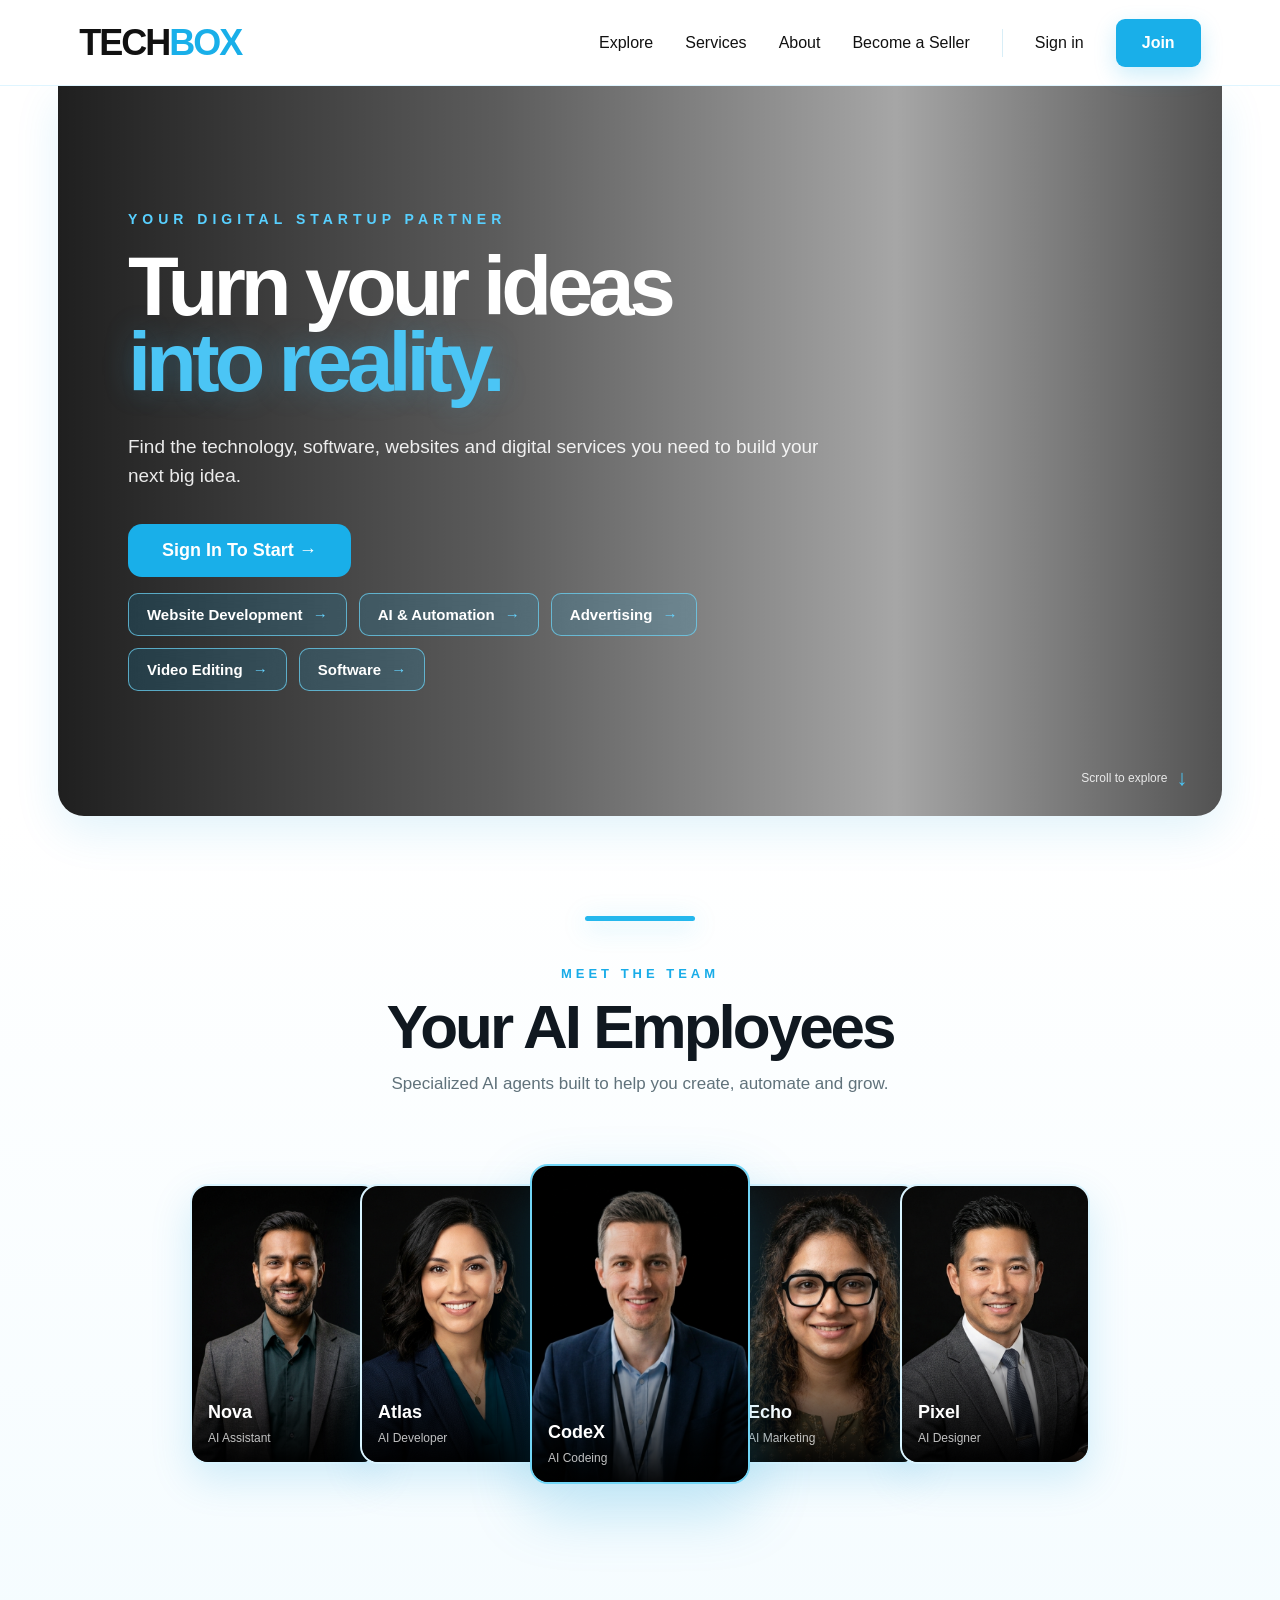
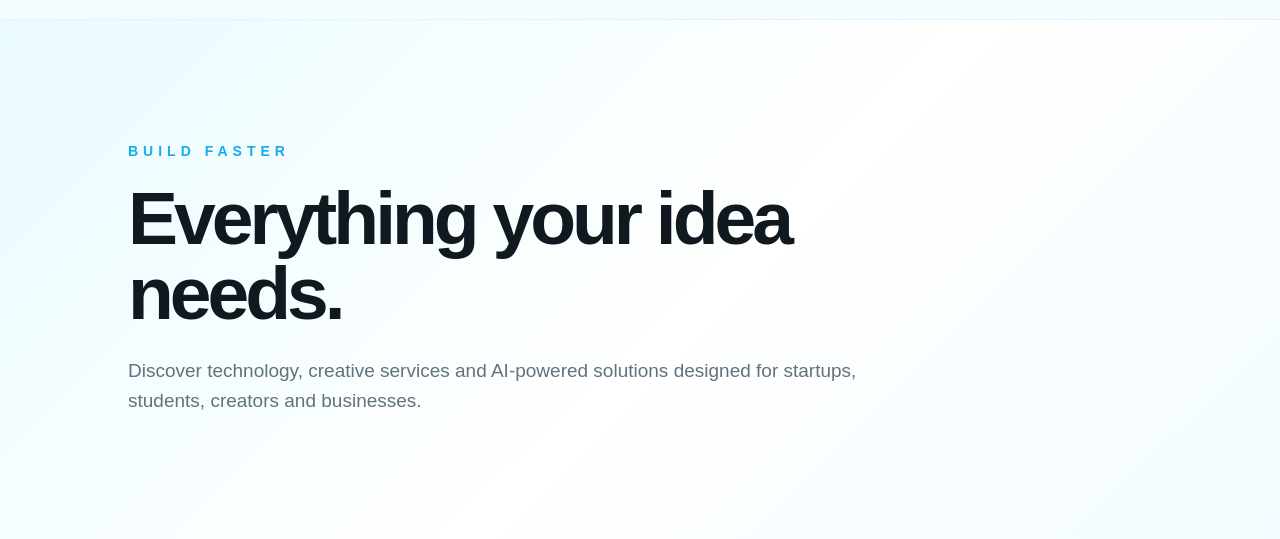
<file: index.html>
<!DOCTYPE html>
<html lang="en">

<head>
  <meta charset="UTF-8">
  <meta name="viewport" content="width=device-width, initial-scale=1.0">

  <title>TechBox — Turn Your Ideas Into Reality</title>

  <link rel="stylesheet" href="style.css">
</head>

<body>


  <!-- =========================
       NAVBAR
  ========================= -->

  <header class="navbar">

    <a href="#" class="logo">
      TECH<span>BOX</span>
    </a>

    <nav class="nav-links">

      <a href="#services">Explore</a>

      <a href="#services">Services</a>

      <a href="#about">About</a>

      <a href="#sell">Become a Seller</a>

      <span class="divider"></span>
      
      <a href="login.html">Sign in</a>

      <a href="signup.html" class="join-btn">Join</a>

    </nav>

    <button class="menu-btn">
      ☰
    </button>

  </header>



  <!-- =========================
       MAIN
  ========================= -->

  <main>


    <!-- =========================
         HERO
    ========================= -->

    <section class="hero">


      <!-- BACKGROUND IMAGES -->

      <div class="hero-bg bg-one"></div>

      <div class="hero-bg bg-two"></div>

      <div class="hero-bg bg-three"></div>

      <div class="hero-bg bg-four"></div>


      <!-- BLACK OVERLAY -->

      <div class="hero-overlay"></div>


      <!-- HERO CONTENT -->

      <div class="hero-content">

        <p class="eyebrow">
          YOUR DIGITAL STARTUP PARTNER
        </p>

        <h1>
          Turn your ideas<br>
          <span>into reality.</span>
        </h1>

        <p class="hero-description">
          Find the technology, software, websites and digital
          services you need to build your next big idea.
        </p>


        <!-- SEARCH -->

        <div class="start-box">

         <a
            href="login.html"
            class="start-btn"
         >
            Sign In To Start →
         </a>

         </div>


        <!-- SERVICES -->

        <div class="quick-links">

          <button data-search="Website Development">
            Website Development <b>→</b>
          </button>

          <button data-search="AI & Automation">
            AI & Automation <b>→</b>
          </button>

          <button data-search="Advertising">
            Advertising <b>→</b>
          </button>

          <button data-search="Video Editing">
            Video Editing <b>→</b>
          </button>

          <button data-search="Software">
            Software <b>→</b>
          </button>

        </div>

      </div>


      <!-- SCROLL -->

      <div class="scroll-hint">

        <span>
          Scroll to explore
        </span>

        <i>
          ↓
        </i>

      </div>

    </section>



    <!-- =========================
         AI EMPLOYEES
         THIS IS THE OLD SERVICE
         CARD SPACE
    ========================= -->

    <section
      class="ai-agents-section"
      id="services"
    >

      <div class="section-heading">

        <p>
          MEET THE TEAM
        </p>

        <h2>
          Your AI Employees
        </h2>

        <span>
          Specialized AI agents built to help you create,
          automate and grow.
        </span>

      </div>


      <div class="ai-agents">


        <!-- P1 -->

        <article class="agent-card">

          <img
            src="p1.png"
            alt="AI Employee 1"
          >

          <div class="agent-info">

            <strong>
              Nova
            </strong>

            <small>
              AI Assistant
            </small>

          </div>

        </article>


        <!-- P2 -->

        <article class="agent-card">

          <img
            src="p2.png"
            alt="AI Employee 2"
          >

          <div class="agent-info">

            <strong>
              Atlas
            </strong>

            <small>
              AI Developer
            </small>

          </div>

        </article>


        <!-- P3 -->

        <article class="agent-card">

          <img
            src="p5.png"
            alt="AI Employee 3"
          >

          <div class="agent-info">

            <strong>
              CodeX
            </strong>

            <small>
              AI Codeing
            </small>

          </div>

        </article>


        <!-- P4 -->

        <article class="agent-card">

          <img
            src="p4.png"
            alt="AI Employee 4"
          >

          <div class="agent-info">

            <strong>
              Echo
            </strong>

            <small>
              AI Marketing
            </small>

          </div>

        </article>


        <!-- P5 -->

        <article class="agent-card">

          <img
            src="p3.png"
            alt="AI Employee 5"
          >

          <div class="agent-info">

            <strong>
              Pixel
            </strong>

            <small>
              AI Designer
            </small>

          </div>

        </article>


      </div>

    </section>



    <!-- =========================
         NEXT SECTION
    ========================= -->

    <section
      class="next-section"
      id="about"
    >

      <div>

        <p class="eyebrow blue">
          BUILD FASTER
        </p>

        <h2>
          Everything your idea needs.
        </h2>

        <p>
          Discover technology, creative services and AI-powered
          solutions designed for startups, students, creators
          and businesses.
        </p>

      </div>

    </section>


  </main>


  <script src="script.js"></script>

</body>

</html>
</file>
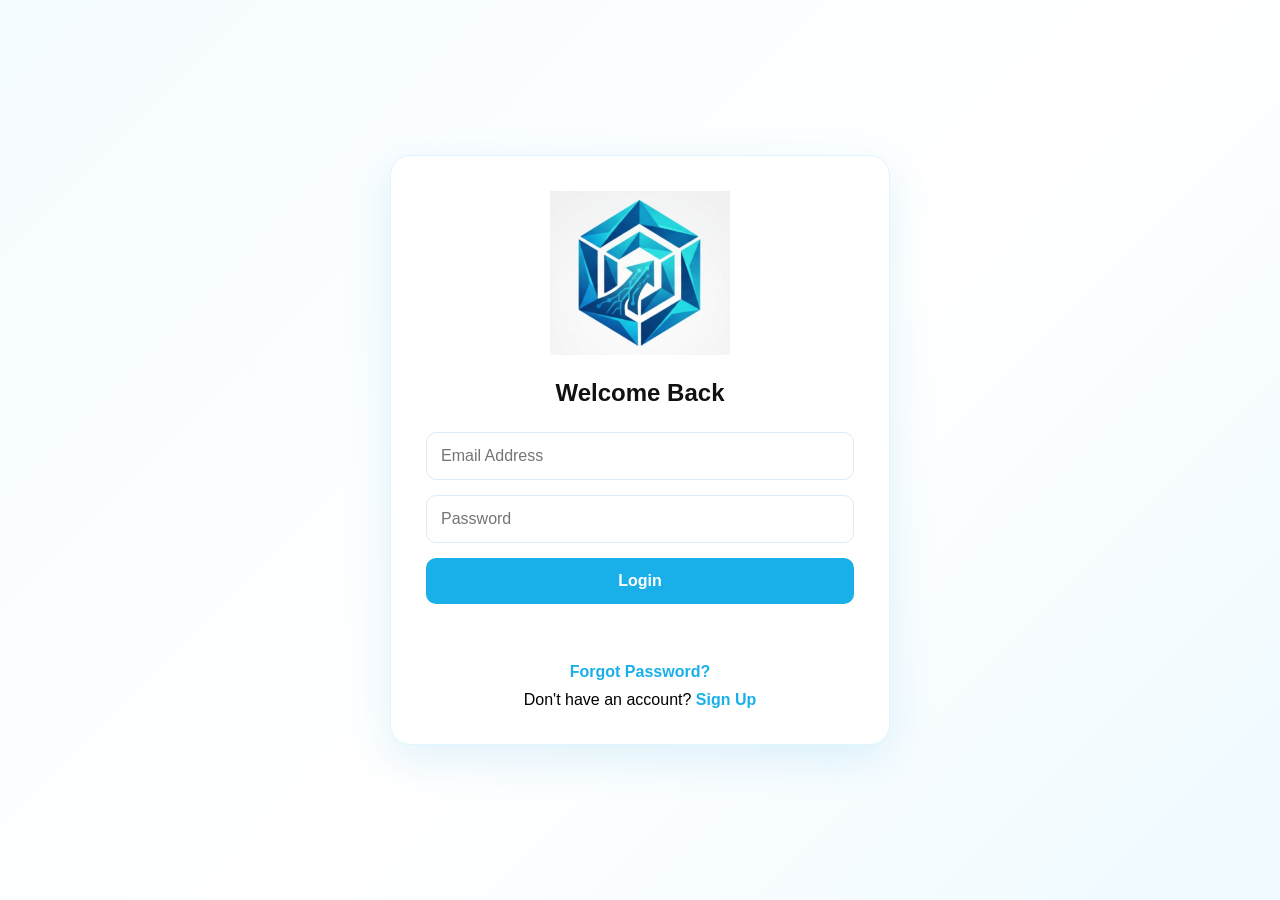
<file: admin.html>
<!DOCTYPE html>
<html lang="en">
<head>
<meta charset="UTF-8">
<meta name="viewport" content="width=device-width, initial-scale=1.0">
<title>TechBox Admin Panel</title>

<style>

*{
    margin:0;
    padding:0;
    box-sizing:border-box;
}

body{
    font-family:Arial,Helvetica,sans-serif;
    background:#f5f9fc;
}

.navbar{
    background:white;
    padding:15px 30px;
    display:flex;
    justify-content:space-between;
    align-items:center;
    box-shadow:0 2px 10px rgba(0,0,0,.08);
}

.logo img{
    height:55px;
}

.logout-btn{
    border:none;
    background:#19afe9;
    color:white;
    padding:10px 18px;
    border-radius:8px;
    cursor:pointer;
}

.container{
    padding:30px;
}

.stats{
    display:grid;
    grid-template-columns:repeat(auto-fit,minmax(220px,1fr));
    gap:20px;
    margin-bottom:30px;
}

.card{
    background:white;
    padding:25px;
    border-radius:16px;
    box-shadow:0 5px 20px rgba(0,0,0,.08);
}

.card h3{
    color:#666;
    margin-bottom:10px;
}

.card h1{
    color:#19afe9;
}

.section{
    background:white;
    padding:25px;
    border-radius:16px;
    margin-bottom:25px;
    box-shadow:0 5px 20px rgba(0,0,0,.08);
}

.section h2{
    margin-bottom:20px;
}

table{
    width:100%;
    border-collapse:collapse;
}

th,td{
    padding:12px;
    border-bottom:1px solid #eee;
    text-align:left;
}

input,textarea{
    width:100%;
    padding:12px;
    margin-bottom:10px;
    border:1px solid #ddd;
    border-radius:8px;
}

button{
    border:none;
    background:#19afe9;
    color:white;
    padding:10px 16px;
    border-radius:8px;
    cursor:pointer;
}

</style>
</head>
<body>

<nav class="navbar">

    <div class="logo">
        <img src="logo.png">
    </div>

    <button class="logout-btn" onclick="logout()">
        Logout
    </button>

</nav>

<div class="container">
<div class="container">

    <div class="stats">

        <div class="card">
            <h3>Users</h3>
            <h1 id="usersCount">0</h1>
        </div>

        <div class="card">
            <h3>Services</h3>
            <h1 id="servicesCount">0</h1>
        </div>

        <div class="card">
            <h3>Orders</h3>
            <h1 id="ordersCount">0</h1>
        </div>

        <div class="card">
            <h3>Premium Users</h3>
            <h1 id="premiumCount">0</h1>
        </div>

    </div>

    <div class="section">

        <h2>Add Service</h2>

        <input
            id="title"
            placeholder="Service Title"
        >

        <textarea
            id="description"
            placeholder="Description"
        ></textarea>

        <input
            id="price"
            placeholder="Price"
        >

        <input
            id="billing"
            placeholder="Billing Type"
        >

        <input
            id="image"
            placeholder="Image URL"
        >

        <button onclick="addService()">
            Add Service
        </button>

    </div>

    <div class="section">

        <h2>Services</h2>

        <table>

            <thead>
                <tr>
                    <th>Title</th>
                    <th>Price</th>
                    <th>Billing</th>
                    <th>Delete</th>
                </tr>
            </thead>

            <tbody id="servicesTable">
            </tbody>

        </table>

    </div>

    <div class="section">

        <h2>Orders</h2>

        <table>

            <thead>
                <tr>
                    <th>ID</th>
                    <th>Status</th>
                    <th>Save</th>
                </tr>
            </thead>

            <tbody id="ordersTable">
            </tbody>

        </table>

    </div>

    <div class="section">

        <h2>Users</h2>

        <table>

            <thead>
                <tr>
                    <th>Name</th>
                    <th>Email</th>
                    <th>Role</th>
                </tr>
            </thead>

            <tbody id="usersTable">
            </tbody>

        </table>

    </div>

</div>

<script>

const API =
"https://techbox-backend-usi4.onrender.com";

const token =
localStorage.getItem("token");

if(!token){
    window.location.href =
    "login.html";
}

async function loadStats(){

    try{

        const res =
        await fetch(
            API + "/api/admin/stats",
            {
                headers:{
                    Authorization:
                    "Bearer " + token
                }
            }
        );

        const data =
        await res.json();

        document.getElementById(
            "usersCount"
        ).innerText =
        data.users || 0;

        document.getElementById(
            "servicesCount"
        ).innerText =
        data.services || 0;

        document.getElementById(
            "ordersCount"
        ).innerText =
        data.orders || 0;

        document.getElementById(
            "premiumCount"
        ).innerText =
        data.premiumUsers || 0;

    }
    catch(error){
        console.log(error);
    }
}

async function loadUsers(){

    try{

        const res =
        await fetch(
            API + "/api/admin/users",
            {
                headers:{
                    Authorization:
                    "Bearer " + token
                }
            }
        );

        const data =
        await res.json();

        let html = "";

        data.users.forEach(user => {

            html += `
            <tr>
                <td>${user.name || ""}</td>
                <td>${user.email || ""}</td>
                <td>${user.role || "user"}</td>
            </tr>
            `;

        });

        document.getElementById(
            "usersTable"
        ).innerHTML = html;

    }
    catch(error){
        console.log(error);
    }
}

async function loadOrders(){

    try{

        const res =
        await fetch(
            API + "/api/admin/orders",
            {
                headers:{
                    Authorization:
                    "Bearer " + token
                }
            }
        );

        const data =
        await res.json();

        let html = "";

        data.orders.forEach(order => {

            html += `
            <tr>

                <td>${order.id}</td>

                <td>

                    <select
                    id="status-${order.id}">

                        <option
                        ${order.status==="Pending"?"selected":""}>
                        Pending
                        </option>

                        <option
                        ${order.status==="In Progress"?"selected":""}>
                        In Progress
                        </option>

                        <option
                        ${order.status==="Completed"?"selected":""}>
                        Completed
                        </option>

                        <option
                        ${order.status==="Cancelled"?"selected":""}>
                        Cancelled
                        </option>

                    </select>

                </td>

                <td>

                    <button
                    onclick="updateOrder('${order.id}')">

                    Save

                    </button>

                </td>

            </tr>
            `;

        });

        document.getElementById(
            "ordersTable"
        ).innerHTML = html;

    }
    catch(error){
        console.log(error);
    }
}

async function updateOrder(id){

    const status =
    document.getElementById(
        "status-" + id
    ).value;

    try{

        await fetch(
            API + "/api/orders/" + id,
            {
                method:"PATCH",
                headers:{
                    "Content-Type":
                    "application/json"
                },
                body:JSON.stringify({
                    status
                })
            }
        );

        alert(
            "Order Updated"
        );

        loadOrders();

    }
    catch(error){

        alert(
            "Update Failed"
        );

    }
}

async function loadServices(){

    try{

        const res =
        await fetch(
            API + "/api/services"
        );

        const data =
        await res.json();

        let html = "";

        data.services.forEach(service => {

            html += `
            <tr>

                <td>${service.title}</td>

                <td>₹${service.price}</td>

                <td>${service.billing_type}</td>

                <td>

                    <button
                    onclick="deleteService('${service.id}')">

                    Delete

                    </button>

                </td>

            </tr>
            `;

        });

        document.getElementById(
            "servicesTable"
        ).innerHTML = html;

    }
    catch(error){
        console.log(error);
    }
}

async function addService(){

    const title =
    document.getElementById(
        "title"
    ).value;

    const description =
    document.getElementById(
        "description"
    ).value;

    const price =
    document.getElementById(
        "price"
    ).value;

    const billing_type =
    document.getElementById(
        "billing"
    ).value;

    const image =
    document.getElementById(
        "image"
    ).value;

    try{

        const res =
        await fetch(
            API + "/api/services",
            {
                method:"POST",
                headers:{
                    "Content-Type":
                    "application/json"
                },
                body:JSON.stringify({
                    title,
                    description,
                    price,
                    billing_type,
                    image
                })
            }
        );

        const data =
        await res.json();

        alert(
            data.message ||
            "Service Added"
        );

        document.getElementById("title").value="";
        document.getElementById("description").value="";
        document.getElementById("price").value="";
        document.getElementById("billing").value="";
        document.getElementById("image").value="";

        loadServices();
        loadStats();

    }
    catch(error){

        alert(
            "Failed"
        );

    }
}

async function deleteService(id){

    if(
        !confirm(
            "Delete this service?"
        )
    ){
        return;
    }

    try{

        await fetch(
            API + "/api/services/" + id,
            {
                method:"DELETE"
            }
        );

        alert(
            "Service Deleted"
        );

        loadServices();
        loadStats();

    }
    catch(error){

        alert(
            "Delete Failed"
        );

    }
}

function logout(){

    localStorage.removeItem(
        "token"
    );

    window.location.href =
    "login.html";
}

loadStats();
loadUsers();
loadOrders();
loadServices();

</script>
</body>
</html>
</file>
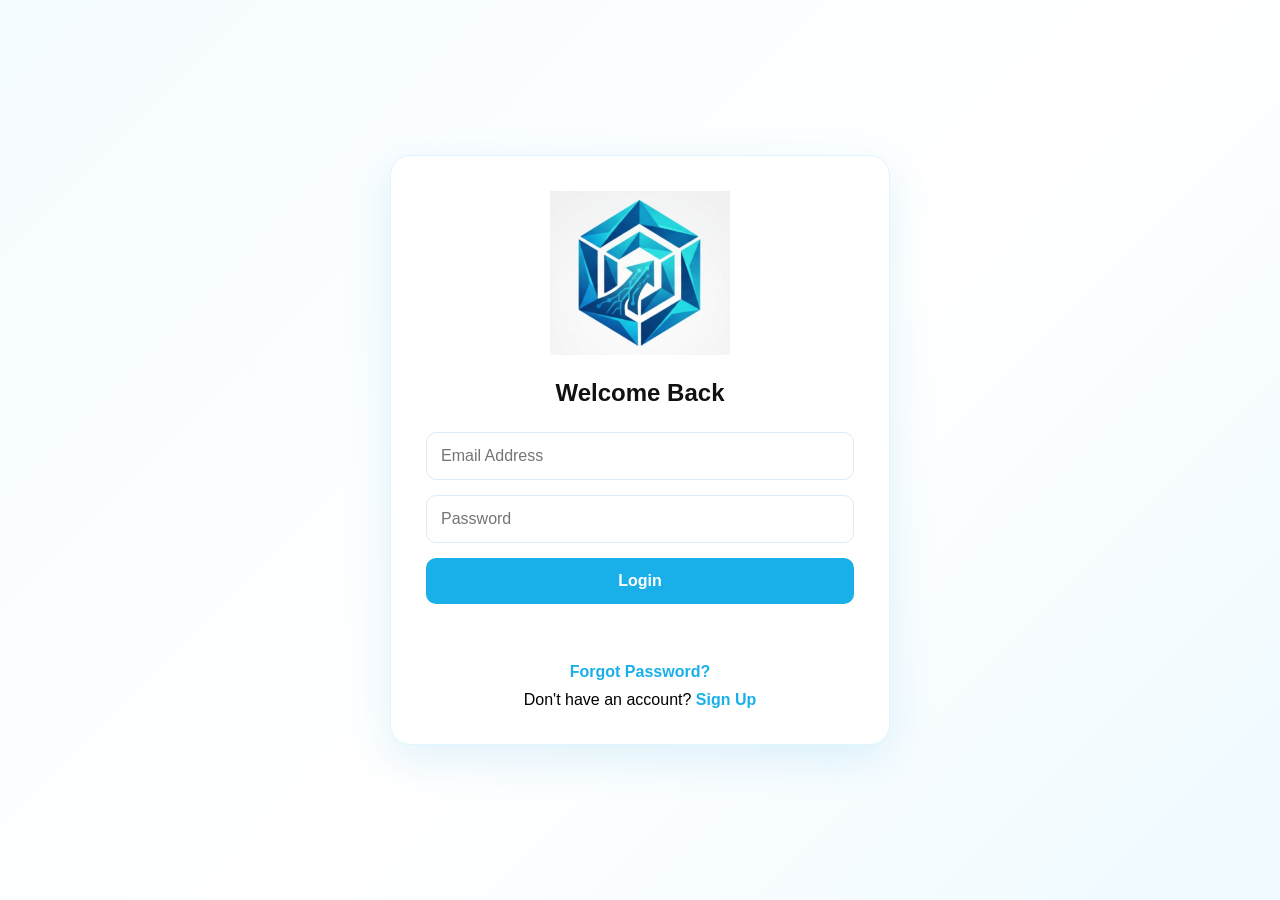
<file: dashboard.html>
<!DOCTYPE html>
<html lang="en">
<head>
<meta charset="UTF-8">
<meta name="viewport" content="width=device-width, initial-scale=1.0">
<title>TechBox Dashboard</title>

<style>

*{
    margin:0;
    padding:0;
    box-sizing:border-box;
}

body{
    font-family:Arial,Helvetica,sans-serif;
    background:#f5f9fc;
    color:#111;
}

/* NAVBAR */

.navbar{
    background:#ffffff;
    padding:15px 40px;
    display:flex;
    justify-content:space-between;
    align-items:center;
    box-shadow:0 2px 15px rgba(0,0,0,.08);
    position:sticky;
    top:0;
    z-index:100;
}

.logo img{
    height:55px;
}

.nav-right{
    display:flex;
    align-items:center;
    gap:15px;
}

.user-box{
    text-align:right;
}

.user-name{
    font-weight:bold;
}

.user-email{
    font-size:13px;
    color:#666;
}

.logout-btn{
    border:none;
    background:#19afe9;
    color:white;
    padding:10px 18px;
    border-radius:8px;
    cursor:pointer;
}

.logout-btn:hover{
    background:#0f9bd1;
}

/* HERO */

.hero{
    height:420px;

    background:
    linear-gradient(
        rgba(0,0,0,.55),
        rgba(0,0,0,.55)
    ),
    url("b1.png");

    background-size:cover;
    background-position:center;

    display:flex;
    align-items:center;
    justify-content:center;

    text-align:center;

    color:white;

    padding:20px;
}

.hero-content h1{
    font-size:52px;
    margin-bottom:15px;
}

.hero-content p{
    font-size:18px;
    max-width:700px;
    margin:auto;
    line-height:1.6;
}

.hero-buttons{
    margin-top:25px;
}

.hero-buttons button{
    border:none;
    padding:14px 24px;
    border-radius:10px;
    margin:0 8px;
    cursor:pointer;
    font-weight:bold;
}

.primary-btn{
    background:#19afe9;
    color:white;
}

.secondary-btn{
    background:white;
    color:#111;
}

/* STATS */

.stats{
    display:grid;
    grid-template-columns:repeat(auto-fit,minmax(220px,1fr));
    gap:20px;

    padding:40px;
}

.stat-card{
    background:white;
    padding:25px;
    border-radius:16px;
    box-shadow:0 5px 20px rgba(0,0,0,.08);
}

.stat-card h3{
    color:#777;
    font-size:14px;
}

.stat-card h2{
    margin-top:10px;
    color:#19afe9;
}

/* AI AGENTS */

.section{
    padding:20px 40px 50px;
}

.section-title{
    font-size:30px;
    margin-bottom:25px;
}

.agent-grid{
    display:grid;
    grid-template-columns:repeat(auto-fit,minmax(250px,1fr));
    gap:20px;
}

.agent-card{
    background:white;
    border-radius:18px;
    overflow:hidden;
    box-shadow:0 5px 20px rgba(0,0,0,.08);
}

.agent-card img{
    width:100%;
    height:220px;
    object-fit:cover;
}

.agent-body{
    padding:18px;
}

.agent-body h3{
    margin-bottom:10px;
}

.agent-body p{
    color:#666;
    line-height:1.5;
    margin-bottom:15px;
}

.agent-body button{
    width:100%;
    border:none;
    background:#19afe9;
    color:white;
    padding:12px;
    border-radius:8px;
    cursor:pointer;
}

/* TOOLS */

.tools{
    display:grid;
    grid-template-columns:repeat(auto-fit,minmax(220px,1fr));
    gap:20px;
}

.tool{
    background:white;
    padding:25px;
    border-radius:16px;
    text-align:center;
    box-shadow:0 5px 20px rgba(0,0,0,.08);
}

.tool h3{
    margin-bottom:10px;
}

/* PROJECTS */

.projects{
    background:white;
    padding:30px;
    border-radius:16px;
    box-shadow:0 5px 20px rgba(0,0,0,.08);
}

.create-btn{
    margin-top:20px;
    border:none;
    background:#19afe9;
    color:white;
    padding:14px 20px;
    border-radius:10px;
    cursor:pointer;
}

/* FOOTER */

.footer{
    margin-top:40px;
    background:#0b1220;
    color:white;
    text-align:center;
    padding:25px;
}

@media(max-width:768px){

    .navbar{
        padding:15px;
    }

    .hero-content h1{
        font-size:34px;
    }

    .section{
        padding:20px;
    }

    .stats{
        padding:20px;
    }
}

</style>
</head>
<body>

<nav class="navbar">

    <div class="logo">
        <img src="logo.png" alt="TechBox">
    </div>

    <div class="nav-right">

        <div class="user-box">
            <div class="user-name" id="userName">
                Welcome
            </div>

            <div class="user-email" id="userEmail">
                Loading...
            </div>
        </div>
		<a
href="https://wa.me/919958986003?text=Hi%20TechBox%2C%20I%20need%20help."
target="_blank"
class="logout-btn"
style="text-decoration:none;"
>
    Contact
</a>

        <button
            class="logout-btn"
            onclick="logout()"
        >
            Logout
        </button>

    </div>

</nav>

<section class="hero">

    <div class="hero-content">

        <h1>
            Build. Launch. Grow.
        </h1>

        <p>
            Welcome to your TechBox dashboard.
            Manage projects, explore AI agents,
            and build your next startup from one place.
        </p>

        <div class="hero-buttons">
            <button
                class="primary-btn"
                id="adminBtn"
                onclick="window.location.href='admin.html'"
                style="display:none;"
                >
                Admin Panel
            </button>
            <button
                class="primary-btn"
                onclick="comingSoon()"
            >
                Create Project
            <button
                class="primary-btn"
                onclick="window.location.href='services.html'"
            >
    Browse Services
            </button>
			<button
                class="secondary-btn"
                onclick="window.location.href='orders.html'"
            >
                My Orders
            </button>

            <button
                class="secondary-btn"
                onclick="comingSoon()"
            >
                Explore Tools
            </button>

        </div>

    </div>

</section>

<section class="stats">

    <div class="stat-card">
        <h3>Projects</h3>
        <h2>0</h2>
    </div>

    <div class="stat-card">
        <h3>AI Agents</h3>
        <h2>5</h2>
    </div>

    <div class="stat-card">
        <h3>Tools Available</h3>
        <h2>12+</h2>
    </div>

    <div class="stat-card">
        <h3>Account Status</h3>
        <h2>Active</h2>
    </div>

</section>

<section class="section">

    <h2 class="section-title">
        AI Agents
    </h2>

    <div class="agent-grid">

        <div class="agent-card">
            <img src="p1.png">
            <div class="agent-body">
                <h3>Website Builder</h3>
                <p>Create websites faster using AI.</p>
                <button onclick="comingSoon()">Open</button>
            </div>
        </div>

        <div class="agent-card">
            <img src="p2.png">
            <div class="agent-body">
                <h3>Marketing Agent</h3>
                <p>Generate campaigns and content.</p>
                <button onclick="comingSoon()">Open</button>
            </div>
        </div>

        <div class="agent-card">
            <img src="p3.png">
            <div class="agent-body">
                <h3>Design Assistant</h3>
                <p>Create branding and visuals.</p>
                <button onclick="comingSoon()">Open</button>
            </div>
        </div>

        <div class="agent-card">
            <img src="p4.png">
            <div class="agent-body">
                <h3>Automation Agent</h3>
                <p>Automate business workflows.</p>
                <button onclick="comingSoon()">Open</button>
            </div>
        </div>

        <div class="agent-card">
            <img src="p5.png">
            <div class="agent-body">
                <h3>Startup Advisor</h3>
                <p>Get guidance for launching ideas.</p>
                <button onclick="comingSoon()">Open</button>
            </div>
        </div>

    </div>

</section>

<section class="section">

    <h2 class="section-title">
        TechBox Tools
    </h2>

    <div class="tools">

        <div class="tool">
            <h3>Website Builder</h3>
            <p>Coming Soon</p>
        </div>

        <div class="tool">
            <h3>AI Builder</h3>
            <p>Coming Soon</p>
        </div>

        <div class="tool">
            <h3>Logo Generator</h3>
            <p>Coming Soon</p>
        </div>

        <div class="tool">
            <h3>Marketing Tools</h3>
            <p>Coming Soon</p>
        </div>

    </div>

</section>

<section class="section">

    <h2 class="section-title">
        My Projects
    </h2>

    <div class="projects">

        <p>
            You have no projects yet.
        </p>

        <button
            class="create-btn"
            onclick="comingSoon()"
        >
            Create First Project
        </button>

    </div>

</section>

<footer class="footer">
    © 2026 TechBox • Build • Launch • Grow
</footer>

<script>

const token =
localStorage.getItem("token");

if(!token){
    window.location.href =
    "login.html";
}
function logout(){

    localStorage.removeItem(
        "token"
    );

    window.location.href =
    "login.html";
}

function comingSoon(){

    alert(
        "Feature coming soon"
    );
}

loadUser();
async function loadUser(){

    try{

        const response =
        await fetch(
            "https://techbox-backend-usi4.onrender.com/api/auth/me",
            {
                headers:{
                    Authorization:
                    "Bearer " + token
                }
            }
        );

        const data =
        await response.json();
		console.log(data);

        if(data.user){

            document
            .getElementById("userName")
            .innerText =
            data.user.name || "User";

            document
            .getElementById("userEmail")
            .innerText =
            data.user.email || "";

            if(data.user.role === "admin"){

                document
                .getElementById("adminBtn")
                .style.display =
                "inline-block";

            }
        }

    }
    catch(error){

        console.log(error);

    }
}

loadUser();

</script>

</body>
</html>
</file>
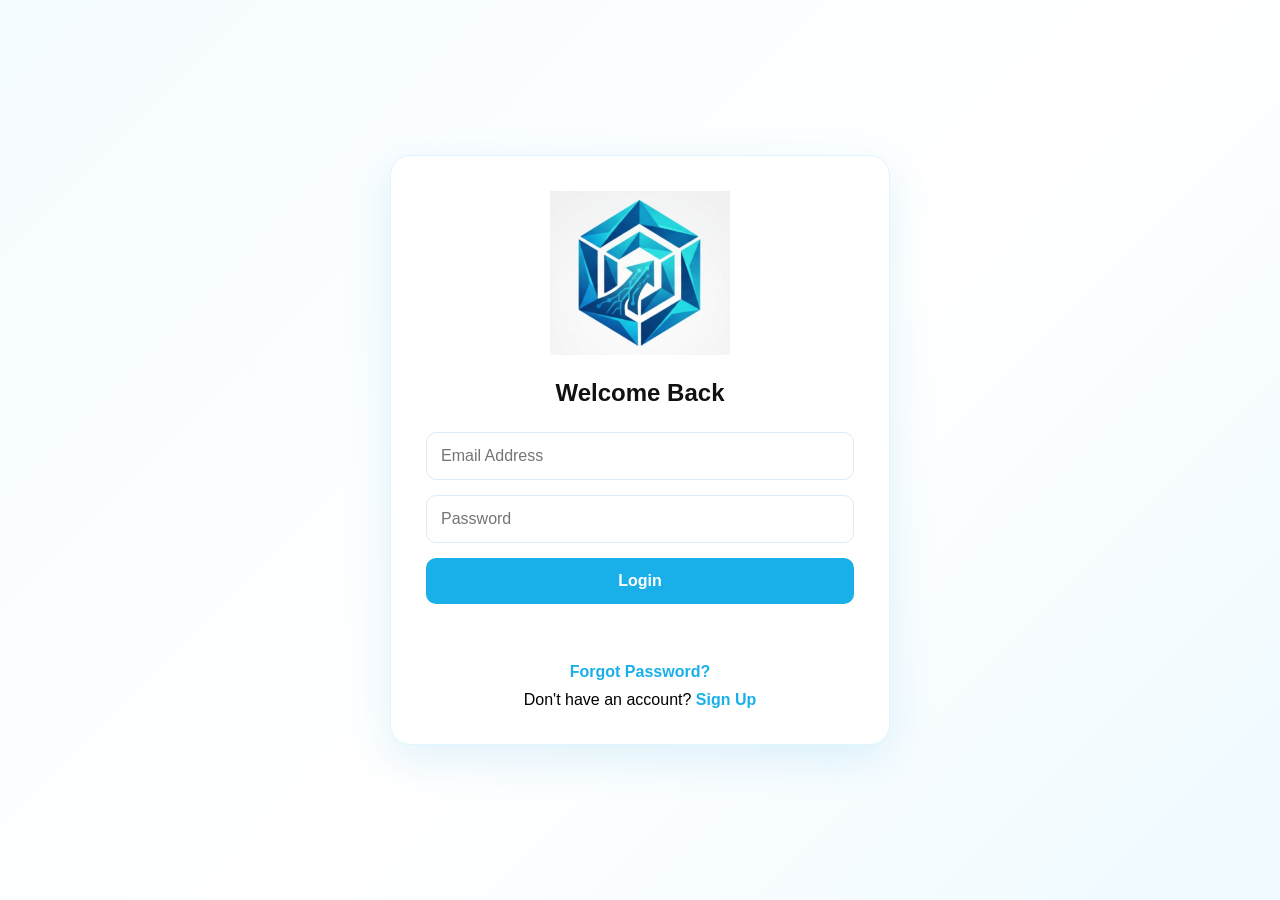
<file: login.html>
<!DOCTYPE html>
<html lang="en">
<head>
<meta charset="UTF-8">
<meta name="viewport" content="width=device-width, initial-scale=1.0">

<title>TechBox - Login</title>

<style>

*{
    margin:0;
    padding:0;
    box-sizing:border-box;
}

body{
    font-family:Arial,Helvetica,sans-serif;

    background:
    linear-gradient(
        135deg,
        #f5fcff 0%,
        #ffffff 55%,
        #eefaff 100%
    );

    min-height:100vh;

    display:flex;
    justify-content:center;
    align-items:center;

    padding:20px;
}

.card{
    width:100%;
    max-width:500px;

    background:#ffffff;

    padding:35px;

    border-radius:20px;

    border:1px solid #dff5ff;

    box-shadow:
    0 15px 45px rgba(0,150,210,.12);
}

.logo{
    text-align:center;
    margin-bottom:20px;
}

.logo img{
    width:180px;
    max-width:100%;
}

h2{
    text-align:center;
    margin-bottom:25px;
    color:#111;
}

input{
    width:100%;
    padding:14px;
    margin-bottom:15px;
    border:1px solid #dceef6;
    border-radius:10px;
    font-size:16px;
    outline:none;
}

input:focus{
    border-color:#19afe9;
}

button{
    width:100%;
    border:none;
    background:#19afe9;
    color:#ffffff;
    padding:14px;
    border-radius:10px;
    font-size:16px;
    font-weight:bold;
    cursor:pointer;
    transition:.2s;
}

button:hover{
    background:#0d9ddb;
}

button:disabled{
    opacity:.7;
    cursor:not-allowed;
}

.message{
    margin-top:15px;
    text-align:center;
    font-weight:bold;
    min-height:24px;
}

.success{
    color:green;
}

.error{
    color:#d93025;
}

.links{
    margin-top:20px;
    text-align:center;
}

.links a{
    color:#19afe9;
    text-decoration:none;
    font-weight:bold;
}

.links div{
    margin-top:10px;
}

</style>
</head>
<body>

<div class="card">

    <div class="logo">
        <img src="logo.png" alt="TechBox">
    </div>

    <h2>Welcome Back</h2>

    <input
        type="email"
        id="email"
        placeholder="Email Address"
    >

    <input
        type="password"
        id="password"
        placeholder="Password"
    >

    <button id="loginBtn">
        Login
    </button>

    <p
        class="message"
        id="message"
    ></p>

    <div class="links">

        <div>
            <a href="forgot-password.html">
                Forgot Password?
            </a>
        </div>

        <div>
            Don't have an account?
            <a href="signup.html">
                Sign Up
            </a>
        </div>

    </div>

</div>

<script>

const API =
"https://techbox-backend-usi4.onrender.com/api/auth";

const loginBtn =
document.getElementById("loginBtn");

const message =
document.getElementById("message");

function showMessage(text, success = false){

    message.textContent = text;

    if(success){
        message.className =
        "message success";
    }else{
        message.className =
        "message error";
    }
}

loginBtn.addEventListener(
"click",
async () => {

    const email =
    document
    .getElementById("email")
    .value
    .trim();

    const password =
    document
    .getElementById("password")
    .value;

    if(!email || !password){

        showMessage(
            "Please fill all fields"
        );

        return;
    }

    try{

        loginBtn.disabled = true;
        loginBtn.textContent =
        "Logging In...";

        const res =
        await fetch(
            API + "/login",
            {
                method:"POST",
                headers:{
                    "Content-Type":
                    "application/json"
                },
                body:JSON.stringify({
                    email,
                    password
                })
            }
        );

        const data =
        await res.json();

        showMessage(
            data.message,
            data.success
        );

        if(data.success){

            localStorage.setItem(
                "token",
                data.token
            );

            localStorage.setItem(
                "user",
                JSON.stringify(data.user)
            );

            setTimeout(() => {

                window.location.href =
                "dashboard.html";

            }, 1000);
        }

    }
    catch(error){

        showMessage(
            "Network error"
        );

    }
    finally{

        loginBtn.disabled = false;
        loginBtn.textContent =
        "Login";

    }

});

</script>

</body>
</html>
</file>
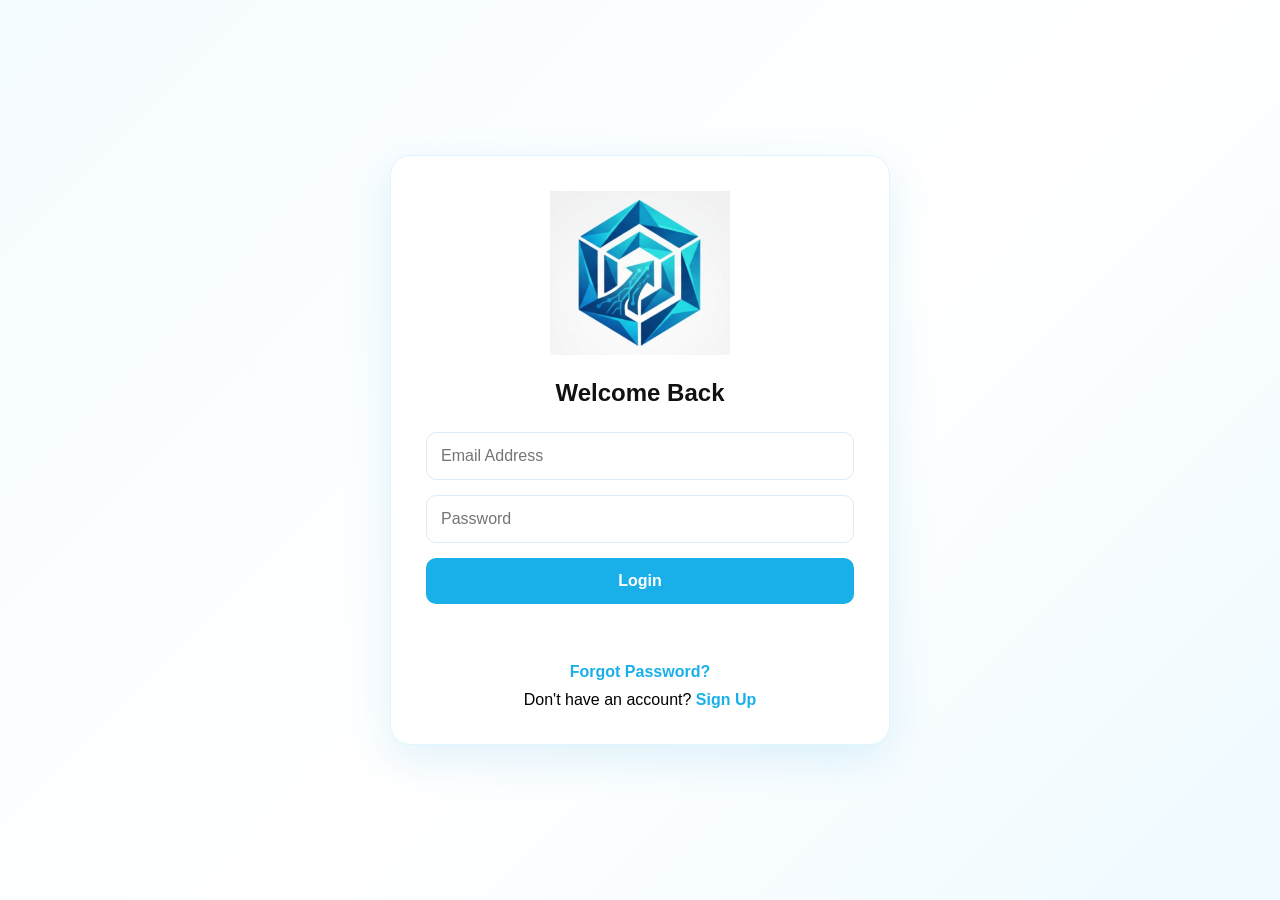
<file: orders.html>
<!DOCTYPE html>
<html lang="en">
<head>
<meta charset="UTF-8">
<meta name="viewport" content="width=device-width, initial-scale=1.0">
<title>My Orders - TechBox</title>

<style>

*{
    margin:0;
    padding:0;
    box-sizing:border-box;
}

body{
    font-family:Arial,Helvetica,sans-serif;
    background:#f5f9fc;
}

.navbar{
    background:#fff;
    padding:15px 30px;
    display:flex;
    justify-content:space-between;
    align-items:center;
    box-shadow:0 2px 15px rgba(0,0,0,.08);
}

.logo img{
    height:55px;
}

.nav-buttons{
    display:flex;
    gap:10px;
}

.btn{
    border:none;
    background:#19afe9;
    color:white;
    padding:10px 18px;
    border-radius:8px;
    cursor:pointer;
}

.btn:hover{
    background:#0f9bd1;
}

.container{
    max-width:1200px;
    margin:auto;
    padding:40px 20px;
}

.page-title{
    margin-bottom:25px;
}

.orders-grid{
    display:grid;
    gap:20px;
}

.order-card{
    background:white;
    padding:25px;
    border-radius:16px;
    box-shadow:0 5px 20px rgba(0,0,0,.08);
}

.order-id{
    font-size:13px;
    color:#666;
    margin-bottom:10px;
}

.order-title{
    font-size:22px;
    font-weight:bold;
    margin-bottom:10px;
}

.order-status{
    display:inline-block;
    padding:8px 14px;
    border-radius:30px;
    font-weight:bold;
    margin-bottom:15px;
}

.pending{
    background:#fff3cd;
    color:#856404;
}

.approved{
    background:#d4edda;
    color:#155724;
}

.completed{
    background:#d1ecf1;
    color:#0c5460;
}

.rejected{
    background:#f8d7da;
    color:#721c24;
}

.order-info{
    color:#555;
    margin-bottom:8px;
}

.empty{
    background:white;
    padding:40px;
    text-align:center;
    border-radius:16px;
    box-shadow:0 5px 20px rgba(0,0,0,.08);
}

</style>
</head>
<body>

<nav class="navbar">

    <div class="logo">
        <img src="logo.png" alt="TechBox">
    </div>

    <div class="nav-buttons">

        <button
            class="btn"
            onclick="window.location.href='dashboard.html'"
        >
            Dashboard
        </button>

        <button
            class="btn"
            onclick="logout()"
        >
            Logout
        </button>

    </div>

</nav>

<div class="container">

    <h1 class="page-title">
        My Orders
    </h1>

    <div id="ordersContainer">

        <div class="empty">
            Loading orders...
        </div>

    </div>

</div>

<script>

const API =
"https://techbox-backend-usi4.onrender.com";

const token =
localStorage.getItem("token");

if(!token){
    window.location.href =
    "login.html";
}

async function loadOrders(){

    try{

        const response =
        await fetch(
            API + "/api/orders/my",
            {
                headers:{
                    Authorization:
                    "Bearer " + token
                }
            }
        );

        const data =
        await response.json();

        const container =
        document.getElementById(
            "ordersContainer"
        );

        if(
            !data.orders ||
            data.orders.length === 0
        ){

            container.innerHTML = `
                <div class="empty">
                    No orders found.
                </div>
            `;

            return;
        }

        let html = `
            <div class="orders-grid">
        `;

        data.orders.forEach(order => {

            const status =
            (order.status || "Pending")
            .toLowerCase();

            html += `
            <div class="order-card">

                <div class="order-id">
                    Order ID:
                    ${order.id}
                </div>

                <div class="order-title">
                    Service Order
                </div>

                <div class="order-status ${status}">
                    ${order.status || "Pending"}
                </div>

                <div class="order-info">
                    Product ID:
                    ${order.product_id || "-"}
                </div>

                <div class="order-info">
                    Requirements:
                    ${order.requirements || "-"}
                </div>

                <div class="order-info">
                    Created:
                    ${new Date(
                        order.created_at
                    ).toLocaleString()}
                </div>

            </div>
            `;

        });

        html += "</div>";

        container.innerHTML = html;

    }
    catch(error){

        document
        .getElementById(
            "ordersContainer"
        )
        .innerHTML = `
            <div class="empty">
                Failed to load orders.
            </div>
        `;

        console.error(error);

    }
}

function logout(){

    localStorage.removeItem(
        "token"
    );

    window.location.href =
    "login.html";
}

loadOrders();

</script>

</body>
</html>
</file>
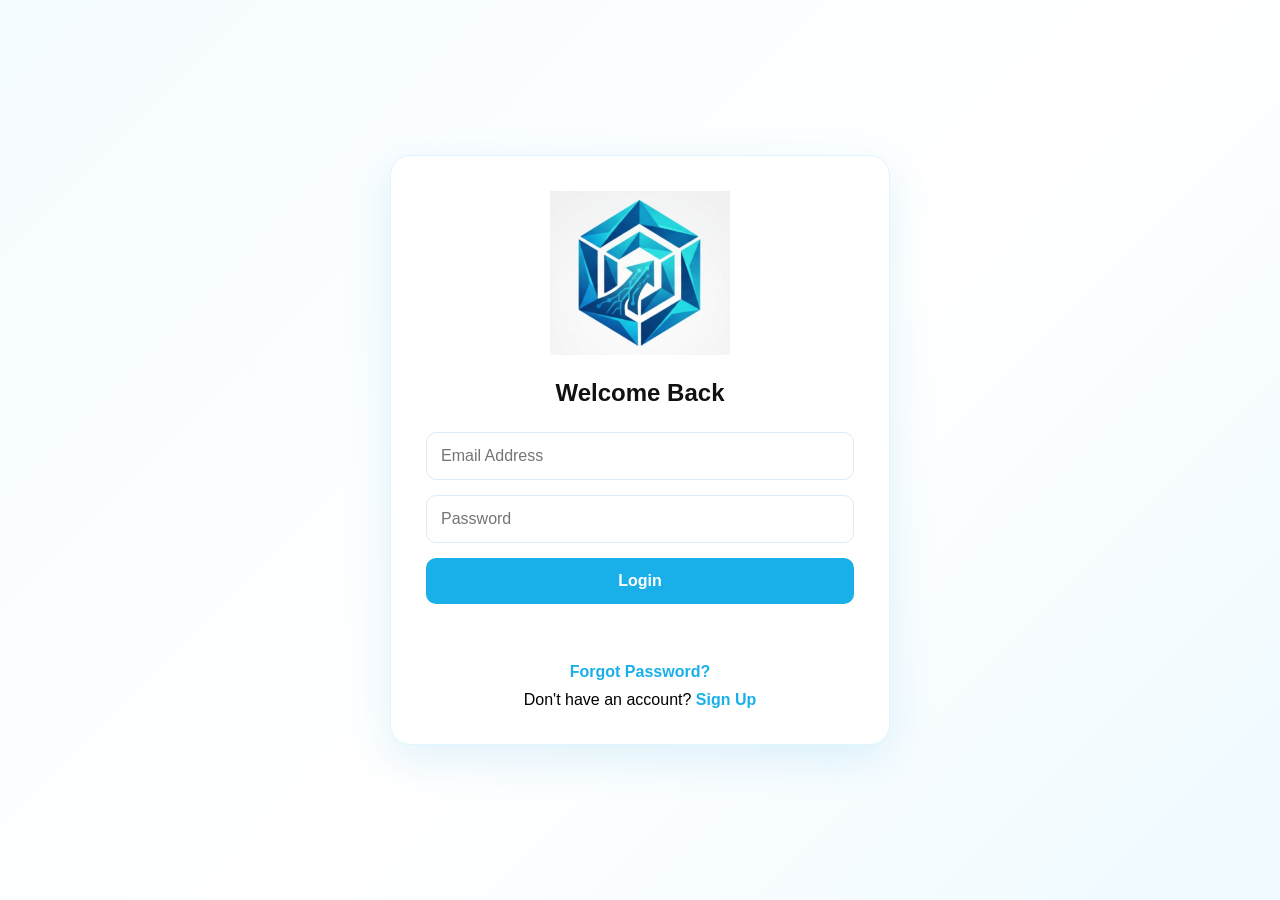
<file: services.html>
<!DOCTYPE html>
<html lang="en">
<head>
<meta charset="UTF-8">
<meta name="viewport" content="width=device-width, initial-scale=1.0">

<title>TechBox Services</title>

<style>

*{
    margin:0;
    padding:0;
    box-sizing:border-box;
}

body{
    font-family:Arial,Helvetica,sans-serif;
    background:#f5f9fc;
    color:#111;
}

.navbar{
    background:#fff;
    padding:15px 40px;
    display:flex;
    justify-content:space-between;
    align-items:center;
    box-shadow:0 2px 15px rgba(0,0,0,.08);
}

.logo img{
    height:55px;
}

.nav-links{
    display:flex;
    gap:12px;
}

.nav-links button{
    border:none;
    background:#19afe9;
    color:white;
    padding:10px 16px;
    border-radius:8px;
    cursor:pointer;
}

.hero{
    background:
    linear-gradient(
        rgba(0,0,0,.55),
        rgba(0,0,0,.55)
    ),
    url("b1.png");

    background-size:cover;
    background-position:center;

    color:white;
    text-align:center;
    padding:80px 20px;
}

.hero h1{
    font-size:48px;
    margin-bottom:15px;
}

.hero p{
    max-width:700px;
    margin:auto;
    line-height:1.6;
}

.container{
    max-width:1300px;
    margin:auto;
    padding:40px 20px;
}

.services-grid{
    display:grid;
    grid-template-columns:repeat(auto-fit,minmax(320px,1fr));
    gap:25px;
}

.service-card{
    background:white;
    border-radius:18px;
    overflow:hidden;
    box-shadow:0 5px 20px rgba(0,0,0,.08);
}

.service-image{
    width:100%;
    height:220px;
    object-fit:cover;
    background:#e8eef3;
}

.service-body{
    padding:20px;
}

.service-title{
    font-size:22px;
    margin-bottom:10px;
}

.service-description{
    color:#666;
    line-height:1.5;
    margin-bottom:15px;
}

.price{
    color:#19afe9;
    font-size:26px;
    font-weight:bold;
    margin-bottom:10px;
}

.billing{
    color:#888;
    margin-bottom:15px;
}

textarea{
    width:100%;
    min-height:100px;
    resize:vertical;
    padding:12px;
    border:1px solid #d9e7ef;
    border-radius:10px;
    margin-bottom:15px;
}

.order-btn{
    width:100%;
    border:none;
    background:#19afe9;
    color:white;
    padding:14px;
    border-radius:10px;
    cursor:pointer;
    font-weight:bold;
    font-size:15px;
}

.order-btn:hover{
    background:#0e9ad4;
}

.empty{
    text-align:center;
    background:white;
    padding:40px;
    border-radius:18px;
}

.footer{
    margin-top:50px;
    background:#0b1220;
    color:white;
    text-align:center;
    padding:25px;
}

@media(max-width:768px){

    .navbar{
        padding:15px;
        flex-direction:column;
        gap:15px;
    }

    .hero h1{
        font-size:34px;
    }

}

</style>
</head>
<body>

<nav class="navbar">

    <div class="logo">
        <img src="logo.png" alt="TechBox">
    </div>

    <div class="nav-links">

        <button onclick="window.location.href='dashboard.html'">
            Dashboard
        </button>

        <button onclick="window.location.href='orders.html'">
            My Orders
        </button>

    </div>

</nav>

<section class="hero">

    <h1>Our Services</h1>

    <p>
        Turn your ideas into reality with TechBox.
        Choose a service, tell us your requirements,
        and our team will start working on your project.
    </p>

</section>

<div class="container">

    <div
        class="services-grid"
        id="servicesGrid"
    >
        Loading services...
    </div>

</div>

<footer class="footer">
    © 2026 TechBox • Build • Launch • Grow
</footer>

<script>

const API =
"https://techbox-backend-usi4.onrender.com";

const token =
localStorage.getItem("token");

if(!token){

    window.location.href =
    "login.html";

}

async function loadServices(){

    try{

        const response =
        await fetch(
            API + "/api/services"
        );

        const data =
        await response.json();

        const grid =
        document.getElementById(
            "servicesGrid"
        );

        if(
            !data.services ||
            data.services.length === 0
        ){

            grid.innerHTML =
            `
            <div class="empty">
                No services available yet.
            </div>
            `;

            return;
        }

        grid.innerHTML = "";

        data.services.forEach(service => {

            const image =
            service.image &&
            service.image.trim() !== ""
            ? service.image
            : "b1.png";

            grid.innerHTML +=
            `
            <div class="service-card">

                <img
                    src="${image}"
                    class="service-image"
                >

                <div class="service-body">

                    <h2 class="service-title">
                        ${service.title}
                    </h2>

                    <p class="service-description">
                        ${service.description}
                    </p>

                    <div class="price">
                        ₹${service.price}
                    </div>

                    <div class="billing">
                        ${service.billing_type}
                    </div>

                    <textarea
                        id="req-${service.id}"
                        placeholder="Describe your requirements..."
                    ></textarea>

                    <button
                        class="order-btn"
                        onclick="placeOrder('${service.id}')"
                    >
                        Order Now
                    </button>

                </div>

            </div>
            `;

        });

    }
    catch(error){

        document.getElementById(
            "servicesGrid"
        ).innerHTML =
        `
        <div class="empty">
            Failed to load services.
        </div>
        `;

    }

}

async function placeOrder(serviceId){

    const requirements =
    document
    .getElementById(
        "req-" + serviceId
    )
    .value
    .trim();

    if(!requirements){

        alert(
            "Please enter your requirements."
        );

        return;
    }

    try{

        const response =
        await fetch(
            API + "/api/orders",
            {
                method:"POST",

                headers:{
                    "Content-Type":
                    "application/json",

                    Authorization:
                    "Bearer " + token
                },

                body:JSON.stringify({
                    product_id: serviceId,
                    requirements
                })
            }
        );

        const data =
        await response.json();

        if(data.success){

            alert(
                "Order placed successfully."
            );

            window.location.href =
            "orders.html";

        }
        else{

            alert(
                data.message ||
                "Failed to place order."
            );

        }

    }
    catch(error){

        alert(
            "Network error."
        );

    }

}

loadServices();

</script>

</body>
</html>
</file>
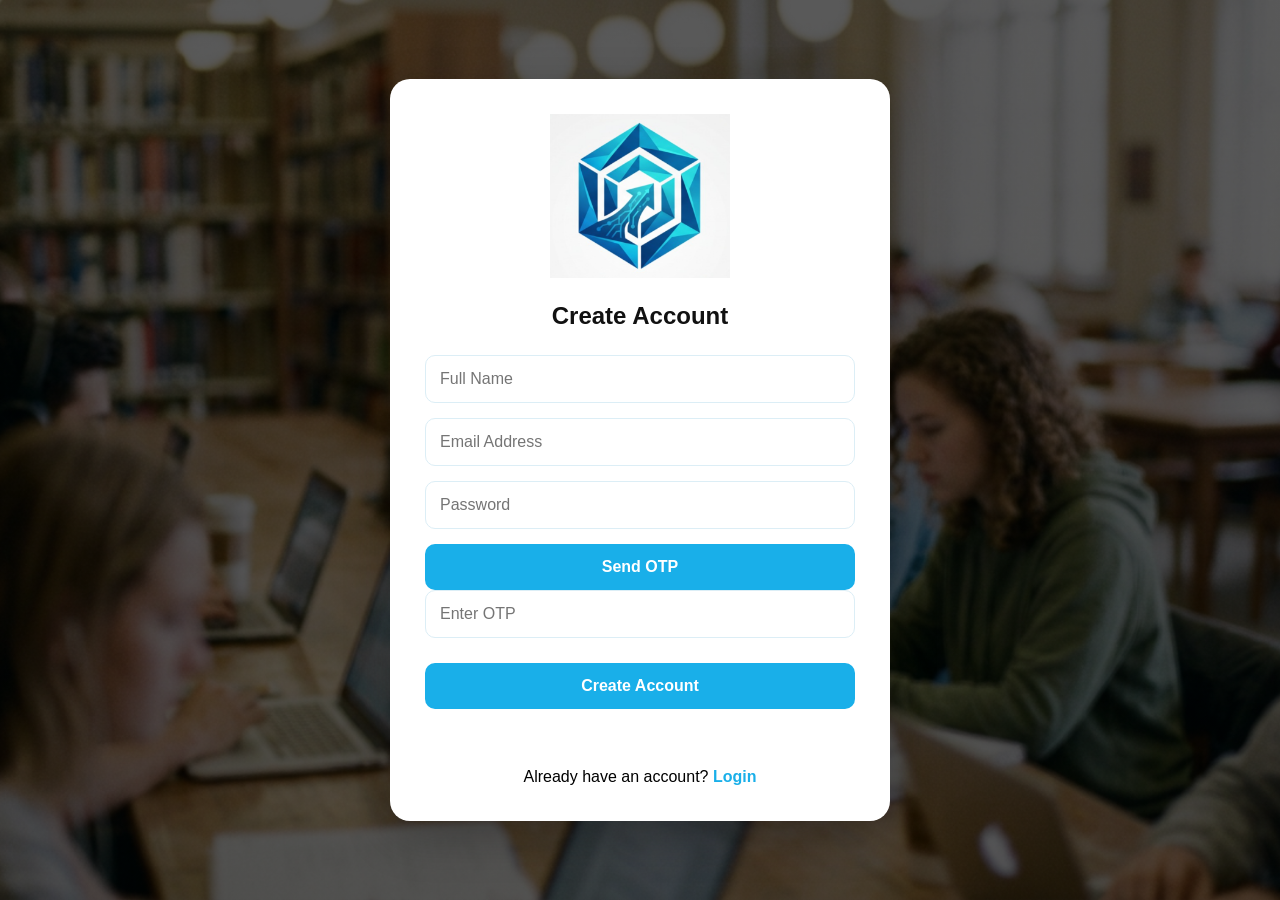
<file: signup.html>
<!DOCTYPE html>
<html lang="en">
<head>
<meta charset="UTF-8">
<meta name="viewport" content="width=device-width, initial-scale=1.0">

<title>TechBox - Sign Up</title>

<style>

*{
    margin:0;
    padding:0;
    box-sizing:border-box;
}

body{
    font-family:Arial,Helvetica,sans-serif;

    background:
    linear-gradient(
        rgba(0,0,0,.65),
        rgba(0,0,0,.65)
    ),
    url("b1.png");

    background-size:cover;
    background-position:center;

    min-height:100vh;

    display:flex;
    justify-content:center;
    align-items:center;

    padding:20px;
}

.card{
    width:100%;
    max-width:500px;

    background:#ffffff;

    padding:35px;

    border-radius:20px;

    box-shadow:
    0 15px 45px rgba(0,0,0,.25);
}

.logo{
    text-align:center;
    margin-bottom:20px;
}

.logo img{
    width:180px;
    max-width:100%;
}

h2{
    text-align:center;
    margin-bottom:25px;
    color:#111;
}

input{
    width:100%;

    padding:14px;

    margin-bottom:15px;

    border:1px solid #dceef6;

    border-radius:10px;

    font-size:16px;

    outline:none;
}

input:focus{
    border-color:#19afe9;
}

button{
    width:100%;

    border:none;

    background:#19afe9;

    color:#ffffff;

    padding:14px;

    border-radius:10px;

    font-size:16px;

    font-weight:bold;

    cursor:pointer;

    transition:.2s;
}

button:hover{
    background:#0d9ddb;
}

button:disabled{
    opacity:.7;
    cursor:not-allowed;
}

.secondary{
    margin-top:10px;
}

.message{
    margin-top:15px;

    text-align:center;

    font-weight:bold;

    min-height:24px;
}

.success{
    color:green;
}

.error{
    color:red;
}

.footer{
    text-align:center;
    margin-top:20px;
}

.footer a{
    color:#19afe9;
    text-decoration:none;
    font-weight:bold;
}

</style>
</head>
<body>

<div class="card">

    <div class="logo">
        <img src="logo.png" alt="TechBox">
    </div>

    <h2>Create Account</h2>

    <input
        type="text"
        id="name"
        placeholder="Full Name"
    >

    <input
        type="email"
        id="email"
        placeholder="Email Address"
    >

    <input
        type="password"
        id="password"
        placeholder="Password"
    >

    <button id="sendOtpBtn">
        Send OTP
    </button>

    <input
        type="text"
        id="otp"
        placeholder="Enter OTP"
    >

    <button
        class="secondary"
        id="signupBtn"
    >
        Create Account
    </button>

    <p
        class="message"
        id="message"
    ></p>

    <div class="footer">
        Already have an account?
        <a href="login.html">
            Login
        </a>
    </div>

</div>

<script>
let cooldown = false;
const API =
"https://techbox-backend-usi4.onrender.com/api/auth";

const message =
document.getElementById("message");

const sendOtpBtn =
document.getElementById("sendOtpBtn");

const signupBtn =
document.getElementById("signupBtn");

function showMessage(text, success = false){

    message.textContent = text;

    if(success){
        message.className =
        "message success";
    }
    else{
        message.className =
        "message error";
    }
}


// ======================
// SEND OTP
// ======================
sendOtpBtn.addEventListener(
"click",
async () => {

    if(cooldown){
        showMessage(
            "Please wait before requesting another OTP"
        );
        return;
    }

    const email =
    document
    .getElementById("email")
    .value
    .trim();

    const emailRegex =
    /^[^\s@]+@[^\s@]+\.[^\s@]+$/;

    if(!emailRegex.test(email)){
        showMessage(
            "Enter a valid email"
        );
        return;
    }

    try{

        sendOtpBtn.disabled = true;
        sendOtpBtn.textContent =
        "Sending...";

        const res =
        await fetch(
            API + "/send-otp",
            {
                method:"POST",
                headers:{
                    "Content-Type":
                    "application/json"
                },
                body:JSON.stringify({
                    email
                })
            }
        );

        const data =
        await res.json();

        showMessage(
            data.message,
            data.success
        );

        if(data.success){

            cooldown = true;

            let seconds = 60;

            const timer =
            setInterval(() => {

                sendOtpBtn.textContent =
                `Wait ${seconds}s`;

                seconds--;

                if(seconds < 0){

                    clearInterval(timer);

                    cooldown = false;

                    sendOtpBtn.disabled = false;

                    sendOtpBtn.textContent =
                    "Send OTP";
                }

            },1000);

            return;
        }

    }
    catch(error){

        showMessage(
            "Network error"
        );

    }

    sendOtpBtn.disabled = false;
    sendOtpBtn.textContent =
    "Send OTP";

});


// ======================
// SIGNUP
// ======================
signupBtn.addEventListener(
"click",
async () => {

    const name =
    document
    .getElementById("name")
    .value
    .trim();

    const email =
    document
    .getElementById("email")
    .value
    .trim();

    const password =
    document
    .getElementById("password")
    .value;

    const otp =
    document
    .getElementById("otp")
    .value
    .trim();

    if(
        !name ||
        !email ||
        !password ||
        !otp
    ){
        showMessage(
            "Please fill all fields"
        );
        return;
    }

    if(name.length < 2){
        showMessage(
            "Enter a valid name"
        );
        return;
    }

    if(
        !/^[a-zA-Z\s]+$/.test(name)
    ){
        showMessage(
            "Name can only contain letters"
        );
        return;
    }

    const emailRegex =
    /^[^\s@]+@[^\s@]+\.[^\s@]+$/;

    if(!emailRegex.test(email)){
        showMessage(
            "Enter a valid email"
        );
        return;
    }

    if(password.length < 8){
        showMessage(
            "Password must be at least 8 characters"
        );
        return;
    }

    if(!/[A-Z]/.test(password)){
        showMessage(
            "Password needs an uppercase letter"
        );
        return;
    }

    if(!/[0-9]/.test(password)){
        showMessage(
            "Password needs a number"
        );
        return;
    }

    if(
        !/^\d{6}$/.test(otp)
    ){
        showMessage(
            "Enter a valid 6 digit OTP"
        );
        return;
    }

    try{

        signupBtn.disabled = true;

        signupBtn.textContent =
        "Creating Account...";

        const res =
        await fetch(
            API + "/verify-otp",
            {
                method:"POST",
                headers:{
                    "Content-Type":
                    "application/json"
                },
                body:JSON.stringify({
                    name,
                    email,
                    password,
                    otp
                })
            }
        );

        const data =
        await res.json();

        showMessage(
            data.message,
            data.success
        );

        if(data.success){

            localStorage.setItem(
                "token",
                data.token
            );

            setTimeout(() => {

                window.location.href =
                "dashboard.html";

            },1200);

        }

    }
    catch(error){

        showMessage(
            "Network error"
        );

    }
    finally{

        signupBtn.disabled = false;

        signupBtn.textContent =
        "Create Account";

    }

});

</script>

</body>
</html>
</file>
<file: style.css>
* {
  box-sizing: border-box;
  margin: 0;
  padding: 0;
}

html {
  scroll-behavior: smooth;
}

body {
  font-family: Arial, Helvetica, sans-serif;
  background: #ffffff;
  color: #111;
  overflow-x: hidden;
}

button,
input {
  font: inherit;
}

button,
a {
  -webkit-tap-highlight-color: transparent;
}
.start-box{
    margin-top:30px;
}

.start-btn{
    display:inline-block;
    background:#19afe9;
    color:#fff;
    text-decoration:none;
    padding:16px 34px;
    border-radius:14px;
    font-size:18px;
    font-weight:700;
    transition:.3s;
}

.start-btn:hover{
    transform:translateY(-2px);
    background:#1498ca;
}

/* =========================
   NAVBAR
========================= */

.navbar {
  height: 86px;
  width: 100%;
  padding: 0 6.2%;

  display: flex;
  align-items: center;
  justify-content: space-between;

  background: #ffffff;
  position: relative;
  z-index: 100;

  border-bottom: 1px solid #dff5ff;
}

.logo {
  text-decoration: none;
  color: #111;

  font-size: 36px;
  font-weight: 900;

  letter-spacing: -2px;
}

.logo span {
  color: #19afe9;
}

.nav-links {
  display: flex;
  align-items: center;
  gap: 32px;
}

.nav-links a {
  color: #111;
  text-decoration: none;

  font-size: 16px;
  font-weight: 500;

  transition: .2s ease;
}

.nav-links a:hover {
  color: #12a9e5;
}

.divider {
  width: 1px;
  height: 28px;
  background: #d8eef7;
}

.join-btn {
  background: #19afe9 !important;
  color: #ffffff !important;

  padding: 15px 26px;

  border-radius: 9px;

  font-weight: 700 !important;

  box-shadow: 0 8px 22px rgba(25,175,233,.22);
}

.join-btn:hover {
  background: #079bd8 !important;
  transform: translateY(-2px);
}

.menu-btn {
  display: none;

  border: 0;
  background: transparent;

  font-size: 25px;

  cursor: pointer;
}


/* =========================
   HERO
========================= */

.hero {
  position: relative;

  min-height: 730px;

  overflow: hidden;

  margin: 0 4.5%;

  border-radius: 0 0 26px 26px;

  color: #fff;

  display: flex;
  align-items: center;

  padding: 70px 5.5%;

  box-shadow: 0 15px 45px rgba(0,160,220,.12);
}

.hero-bg {
  position: absolute;

  inset: 0;

  background-position: center;
  background-size: cover;
  background-repeat: no-repeat;

  opacity: 0;

  animation: heroFade 20s infinite;

  transform: scale(1.03);

  z-index: 0;
}

.bg-one {
  background-image: url("b1.png");
  animation-delay: 0s;
}

.bg-two {
  background-image: url("b2.png");
  animation-delay: 5s;
}

.bg-three {
  background-image: url("b3.png");
  animation-delay: 10s;
}

.bg-four {
  background-image: url("b4.png");
  animation-delay: 15s;
}


/* BLACK FADE */

.hero-overlay {
  position: absolute;

  inset: 0;

  background:
    linear-gradient(
      90deg,
      rgba(0,0,0,.88) 0%,
      rgba(0,0,0,.64) 38%,
      rgba(0,0,0,.35) 72%,
      rgba(0,0,0,.68) 100%
    );

  z-index: 2;
}

@keyframes heroFade {

  0% {
    opacity: 0;
  }

  7% {
    opacity: 1;
  }

  25% {
    opacity: 1;
  }

  32% {
    opacity: 0;
  }

  100% {
    opacity: 0;
  }

}


/* =========================
   HERO CONTENT
========================= */

.hero-content {
  position: relative;

  z-index: 5;

  width: min(900px, 70%);
}

.eyebrow {
  color: #58d0ff;

  font-size: 14px;

  font-weight: 800;

  letter-spacing: 5px;

  margin-bottom: 22px;
}

.hero h1 {
  font-size: clamp(58px, 6.5vw, 100px);

  line-height: .92;

  letter-spacing: -5px;

  font-weight: 800;

  margin-bottom: 30px;
}

.hero h1 span {
  color: #4bc5f5;

  text-shadow:
    0 0 30px rgba(75,197,245,.25);
}

.hero-description {
  max-width: 720px;

  font-size: 19px;

  line-height: 1.55;

  color: rgba(255,255,255,.9);

  margin-bottom: 34px;
}


/* =========================
   SEARCH
========================= */

.search-box {
  width: min(850px, 100%);

  height: 72px;

  display: flex;

  background: #ffffff;

  border-radius: 14px;

  padding: 6px;

  box-shadow:
    0 18px 55px rgba(0,0,0,.28);
}

.search-box input {
  flex: 1;

  min-width: 0;

  border: 0;

  outline: 0;

  padding: 0 22px;

  color: #222;

  font-size: 18px;
}

.search-box input::placeholder {
  color: #8aa1aa;
}

.search-box button {
  width: 62px;

  border: 0;

  border-radius: 10px;

  background: #19afe9;

  color: #ffffff;

  font-size: 31px;

  cursor: pointer;

  transition: .2s ease;

  box-shadow:
    0 7px 20px rgba(25,175,233,.3);
}

.search-box button:hover {
  background: #079bd8;

  transform: scale(.97);
}


/* =========================
   QUICK BUTTONS
========================= */

.quick-links {
  display: flex;

  flex-wrap: wrap;

  gap: 12px;

  margin-top: 16px;
}

.quick-links button {
  color: #ffffff;

  background: rgba(20,170,230,.16);

  border: 1px solid rgba(110,215,250,.7);

  padding: 12px 18px;

  border-radius: 10px;

  cursor: pointer;

  font-size: 15px;

  font-weight: 600;

  backdrop-filter: blur(10px);

  transition: .25s ease;
}

.quick-links button b {
  margin-left: 6px;

  color: #65d4ff;
}

.quick-links button:hover {
  background: #ffffff;

  color: #111;

  border-color: #ffffff;

  transform: translateY(-2px);
}

.quick-links button:hover b {
  color: #19afe9;
}


/* =========================
   SCROLL HINT
========================= */

.scroll-hint {
  position: absolute;

  z-index: 5;

  bottom: 25px;

  right: 35px;

  display: flex;

  align-items: center;

  gap: 9px;

  color: rgba(255,255,255,.85);

  font-size: 12px;
}

.scroll-hint i {
  font-style: normal;

  font-size: 22px;

  color: #4bc5f5;

  animation: scrollBounce 1.5s infinite;
}

@keyframes scrollBounce {

  0%,100% {
    transform: translateY(0);
  }

  50% {
    transform: translateY(7px);
  }

}


/* =========================
   AI EMPLOYEES SECTION
========================= */

.ai-agents-section {
  width: 100%;

  padding: 100px 6% 115px;

  background:
    linear-gradient(
      180deg,
      #ffffff 0%,
      #f5fcff 100%
    );
}


/* TOP LIGHT BLUE GLOW */

.ai-agents-section::before {
  content: "";

  display: block;

  width: 110px;
  height: 5px;

  margin: 0 auto 45px;

  border-radius: 20px;

  background: #24b7ed;

  box-shadow:
    0 5px 25px rgba(36,183,237,.35);
}

.section-heading {
  text-align: center;

  margin-bottom: 50px;
}

.section-heading p {
  color: #18ace8;

  font-size: 13px;

  font-weight: 800;

  letter-spacing: 4px;

  margin-bottom: 10px;
}

.section-heading h2 {
  color: #101820;

  font-size: clamp(40px, 5vw, 62px);

  letter-spacing: -3px;

  margin-bottom: 12px;
}

.section-heading span {
  color: #60727b;

  font-size: 17px;
}


/* =========================
   AI CARDS
========================= */

.ai-agents {
  width: 100%;

  max-width: 1200px;

  height: 360px;

  margin: 0 auto;

  display: flex;

  align-items: center;

  justify-content: center;
}

.agent-card {
  position: relative;

  width: 190px;

  height: 280px;

  flex-shrink: 0;

  overflow: hidden;

  background: #ffffff;

  border-radius: 18px;

  border: 2px solid #d9f4ff;

  box-shadow:
    0 15px 40px rgba(0,150,210,.16);

  z-index: 1;

  transition:
    transform .35s ease,
    box-shadow .35s ease,
    border-color .35s ease;
}


/* OVERLAP */

.agent-card + .agent-card {
  margin-left: -20px;
}


/* CENTER CARD */

.agent-card:nth-child(3) {
  width: 220px;

  height: 320px;

  z-index: 10;

  border-color: #72d6f7;

  box-shadow:
    0 25px 60px rgba(0,150,210,.25);
}


/* IMAGES */

.agent-card img {
  position: absolute;

  inset: 0;

  width: 100%;

  height: 100%;

  display: block;

  object-fit: cover;
}


/* BOTTOM FADE */

.agent-card::after {
  content: "";

  position: absolute;

  left: 0;

  right: 0;

  bottom: 0;

  height: 45%;

  background:
    linear-gradient(
      transparent,
      rgba(0,0,0,.94)
    );

  z-index: 2;

  pointer-events: none;
}


/* NAME */

.agent-info {
  position: absolute;

  left: 16px;

  right: 16px;

  bottom: 16px;

  z-index: 5;

  color: #ffffff;
}

.agent-info strong {
  display: block;

  font-size: 18px;

  margin-bottom: 5px;
}

.agent-info small {
  color: rgba(255,255,255,.75);

  font-size: 12px;
}


/* HOVER */

.agent-card:hover {
  transform:
    translateY(-18px)
    scale(1.04);

  z-index: 50;

  border-color: #32bbed;

  box-shadow:
    0 30px 65px rgba(0,145,205,.30);
}


/* =========================
   NEXT SECTION
========================= */

.next-section {
  min-height: 520px;

  padding: 120px 10%;

  background:
    linear-gradient(
      135deg,
      #eafbff 0%,
      #ffffff 55%,
      #f2fbff 100%
    );

  display: flex;

  align-items: center;

  border-top: 1px solid #dff5ff;
}

.next-section > div {
  max-width: 750px;
}

.next-section h2 {
  color: #101820;

  font-size: clamp(45px, 6vw, 75px);

  line-height: 1;

  letter-spacing: -4px;

  margin: 10px 0 25px;
}

.next-section p:last-child {
  color: #60727b;

  font-size: 19px;

  line-height: 1.6;
}

.blue {
  color: #18ace8;
}


/* =========================
   MOBILE
========================= */

@media (max-width: 800px) {

  .nav-links {
    display: none;
  }

  .menu-btn {
    display: block;

    color: #18ace8;
  }

  .hero {
    margin: 0;

    border-radius: 0;

    min-height: 700px;

    padding: 55px 7%;
  }

  .hero-content {
    width: 100%;
  }

  .hero h1 {
    font-size: 56px;

    letter-spacing: -3px;
  }

  .hero-description {
    font-size: 16px;
  }

  .ai-agents {
    height: auto;

    flex-wrap: wrap;

    gap: 15px;
  }

  .agent-card + .agent-card {
    margin-left: 0;
  }

  .agent-card:nth-child(3) {
    width: 190px;

    height: 280px;
  }

  .scroll-hint {
    display: none;
  }
}
</file>
